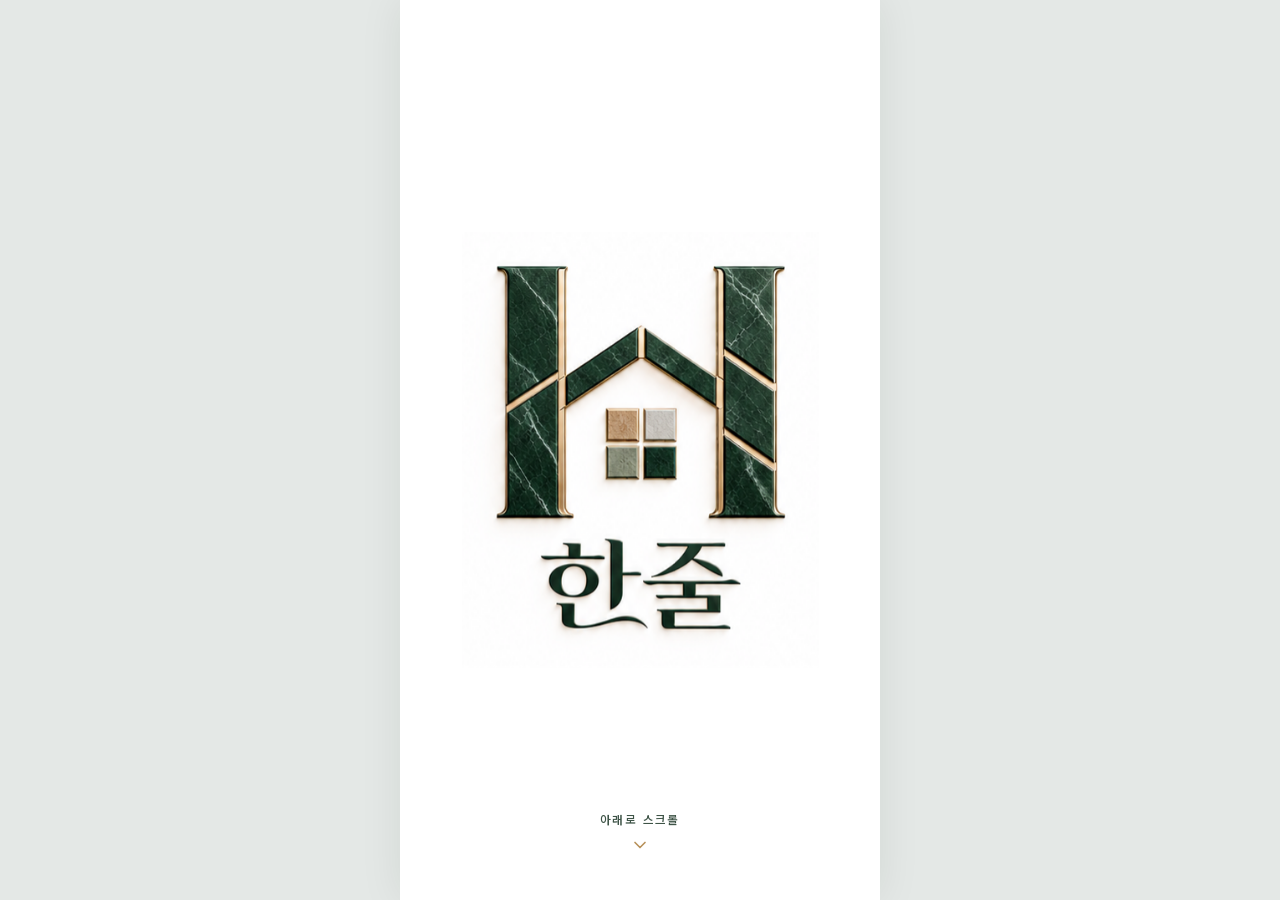
<file: index.html>
<!doctype html>
<html lang="ko">
<head>
<meta charset="utf-8">
<meta name="viewport" content="width=device-width, initial-scale=1, viewport-fit=cover">
<title>한줄 — 줄눈 · 입주청소 · 인테리어</title>
<meta name="description" content="입주 준비, 한 줄이면 충분해요. 줄눈 색 미리보기, 견적, 상담 예약, 시공 사례, 전자 계약까지 한줄에서.">
<meta name="theme-color" content="#21412F">
<meta property="og:type" content="website">
<meta property="og:title" content="한줄 — 줄눈 · 입주청소 · 인테리어">
<meta property="og:description" content="입주 준비, 한 줄이면 충분해요.">
<meta property="og:image" content="assets/icon-512.png">
<link rel="manifest" href="manifest.webmanifest">
<link rel="icon" type="image/png" sizes="32x32" href="assets/favicon-32.png">
<link rel="apple-touch-icon" href="assets/apple-touch-icon.png">
<meta name="apple-mobile-web-app-capable" content="yes">
<meta name="mobile-web-app-capable" content="yes">
<meta name="apple-mobile-web-app-title" content="한줄">
<meta name="apple-mobile-web-app-status-bar-style" content="default">
<link rel="preload" href="assets/PretendardVariable.woff2" as="font" type="font/woff2" crossorigin>
<link rel="stylesheet" href="styles.css">
</head>
<body>
<div id="app" aria-live="polite"></div>
<noscript><p style="padding:24px">한줄 웹앱은 자바스크립트가 켜져 있어야 동작해요.</p></noscript>
<script src="config.js"></script>
<script src="data.js"></script>
<script src="pdf.js"></script>
<script src="grout.js"></script>
<script src="app.js"></script>
<script>
if ('serviceWorker' in navigator) {
  window.addEventListener('load', function () { navigator.serviceWorker.register('sw.js').catch(function () {}); });
}
</script>
</body>
</html>
</file>
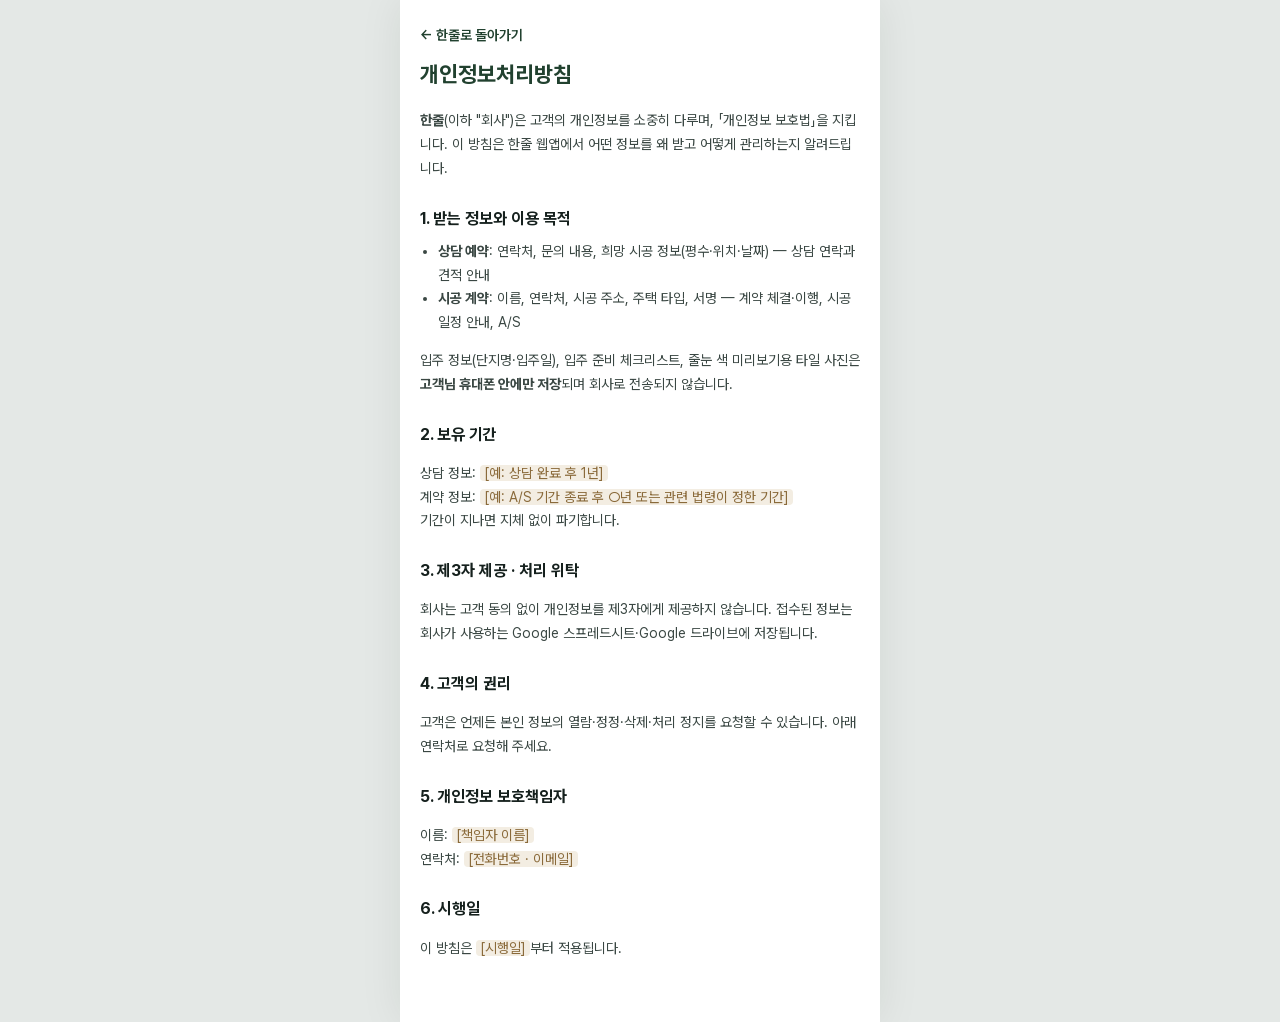
<file: privacy.html>
<!doctype html>
<html lang="ko">
<head>
<meta charset="utf-8">
<meta name="viewport" content="width=device-width, initial-scale=1">
<title>개인정보처리방침 · 한줄</title>
<meta name="theme-color" content="#21412F">
<link rel="icon" type="image/png" sizes="32x32" href="assets/favicon-32.png">
<link rel="stylesheet" href="styles.css">
<style>
  .doc { padding: 24px 20px 48px; background: #fff; min-height: 100dvh; line-height: 1.7; font-size: 14px; color: var(--ink-2); }
  .doc h1 { font-size: 22px; color: var(--green); margin: 8px 0 16px; }
  .doc h2 { font-size: 16px; color: var(--ink); margin: 24px 0 8px; }
  .doc ul { padding-left: 18px; margin: 6px 0; }
  .ph { background: var(--beige); color: var(--gold-t); padding: 0 4px; border-radius: 4px; }
</style>
</head>
<body>
<div id="app">
<main class="doc">
  <a href="index.html#/home" style="font-weight:600">← 한줄로 돌아가기</a>
  <h1>개인정보처리방침</h1>
  <p><b>한줄</b>(이하 "회사")은 고객의 개인정보를 소중히 다루며, 「개인정보 보호법」을 지킵니다. 이 방침은 한줄 웹앱에서 어떤 정보를 왜 받고 어떻게 관리하는지 알려드립니다.</p>

  <h2>1. 받는 정보와 이용 목적</h2>
  <ul>
    <li><b>상담 예약</b>: 연락처, 문의 내용, 희망 시공 정보(평수·위치·날짜) — 상담 연락과 견적 안내</li>
    <li><b>시공 계약</b>: 이름, 연락처, 시공 주소, 주택 타입, 서명 — 계약 체결·이행, 시공 일정 안내, A/S</li>
  </ul>
  <p>입주 정보(단지명·입주일), 입주 준비 체크리스트, 줄눈 색 미리보기용 타일 사진은 <b>고객님 휴대폰 안에만 저장</b>되며 회사로 전송되지 않습니다.</p>

  <h2>2. 보유 기간</h2>
  <p>상담 정보: <span class="ph">[예: 상담 완료 후 1년]</span><br>계약 정보: <span class="ph">[예: A/S 기간 종료 후 ○년 또는 관련 법령이 정한 기간]</span><br>기간이 지나면 지체 없이 파기합니다.</p>

  <h2>3. 제3자 제공 · 처리 위탁</h2>
  <p>회사는 고객 동의 없이 개인정보를 제3자에게 제공하지 않습니다. 접수된 정보는 회사가 사용하는 Google 스프레드시트·Google 드라이브에 저장됩니다.</p>

  <h2>4. 고객의 권리</h2>
  <p>고객은 언제든 본인 정보의 열람·정정·삭제·처리 정지를 요청할 수 있습니다. 아래 연락처로 요청해 주세요.</p>

  <h2>5. 개인정보 보호책임자</h2>
  <p>이름: <span class="ph">[책임자 이름]</span><br>연락처: <span class="ph">[전화번호 · 이메일]</span></p>

  <h2>6. 시행일</h2>
  <p>이 방침은 <span class="ph">[시행일]</span>부터 적용됩니다.</p>
</main>
</div>
</body>
</html>
</file>
<file: styles.css>
@font-face {
  font-family: 'Pretendard';
  src: url('assets/PretendardVariable.woff2') format('woff2');
  font-weight: 45 920;
  font-style: normal;
  font-display: swap;
}

:root {
  --bg: #F2F4F3;
  --card: #FFFFFF;
  --ink: #15201D;
  --ink-2: #3A4743;
  --muted: #55625E;
  --faint: #9AA6A2;
  --line: #C9D1CE;
  --line-2: #EEF1F0;
  --green: #21412F;
  --green-d: #16301F;
  --green-soft: #E7EDE9;
  --gold: #B8915A;
  --gold-l: #C9A46A;
  --gold-t: #8A6A3A;
  --beige: #F3EDE2;
  --err: #A8321E;
  --sun: #B03A2E;
  --radius: 16px;
  color-scheme: light;
}

* { box-sizing: border-box; }
html, body { margin: 0; background: #E4E8E6; }
body {
  font-family: 'Pretendard', -apple-system, BlinkMacSystemFont, 'Apple SD Gothic Neo', 'Malgun Gothic', sans-serif;
  color: var(--ink);
  -webkit-font-smoothing: antialiased;
  -webkit-tap-highlight-color: transparent;
}
button, input, textarea, select { font-family: inherit; font-size: inherit; color: inherit; }
button { cursor: pointer; }
a { color: var(--green); text-decoration: none; }
a:hover { color: var(--green-d); }
:focus-visible { outline: 2.5px solid var(--gold); outline-offset: 2px; }
.sr-only { position: absolute; width: 1px; height: 1px; overflow: hidden; clip: rect(0 0 0 0); white-space: nowrap; }

#app {
  max-width: 480px;
  min-height: 100dvh;
  margin: 0 auto;
  background: var(--bg);
  position: relative;
  box-shadow: 0 0 40px rgba(21, 32, 29, 0.08);
}

/* ---------- layout ---------- */
.screen { min-height: 100dvh; display: flex; flex-direction: column; }
.topbar {
  position: sticky; top: 0; z-index: 5;
  display: flex; align-items: center; justify-content: space-between; gap: 4px;
  padding: calc(10px + env(safe-area-inset-top)) 12px 8px;
  background: var(--bg);
}
.topbar h1 { margin: 0; font-size: 18px; font-weight: 700; }
.topbar .left { display: flex; align-items: center; gap: 4px; }
.icon-btn {
  width: 44px; height: 44px; border: none; background: transparent; border-radius: 12px;
  display: inline-flex; align-items: center; justify-content: center; color: var(--ink);
}
.content { flex: 1; padding: 4px 20px 28px; display: flex; flex-direction: column; gap: 16px; }
.with-tabbar .content { padding-bottom: 104px; }
.with-footer .content { padding-bottom: 150px; }

.card { background: var(--card); border-radius: var(--radius); padding: 16px; display: flex; flex-direction: column; gap: 12px; }
.card h2, .section-title { margin: 0; font-size: 15px; font-weight: 700; }
.section-head { display: flex; justify-content: space-between; align-items: baseline; gap: 8px; }
.section-head h2 { margin: 0; font-size: 17px; font-weight: 700; }
.hint { margin: 0; font-size: 12px; line-height: 1.5; color: var(--muted); }
.note-gold { font-size: 12px; color: var(--gold-t); }
.note-err { margin: 0; font-size: 12px; line-height: 1.5; font-weight: 600; color: var(--err); }
.callout { background: var(--beige); border-radius: 14px; padding: 12px 14px; font-size: 13px; line-height: 1.5; color: #5E4A2A; }

.row { display: flex; align-items: center; gap: 8px; }
.wrap { display: flex; flex-wrap: wrap; gap: 8px; }
.grid2 { display: grid; grid-template-columns: repeat(2, minmax(0, 1fr)); gap: 8px; }
.grid3 { display: grid; grid-template-columns: repeat(3, minmax(0, 1fr)); gap: 8px; }

/* ---------- controls ---------- */
.chip {
  min-height: 40px; padding: 0 16px; border-radius: 20px;
  border: 1.5px solid var(--line); background: var(--card); color: var(--ink);
  font-size: 14px; font-weight: 600; white-space: nowrap;
}
.chip[aria-pressed="true"] { border-color: var(--green); background: var(--green); color: #fff; }
.chip.soft[aria-pressed="true"] { background: var(--beige); color: var(--ink); }
.chip-row { display: flex; gap: 8px; overflow-x: auto; padding-bottom: 2px; scrollbar-width: none; }
.chip-row::-webkit-scrollbar { display: none; }

.tile {
  min-height: 54px; padding: 10px 12px; border-radius: 12px;
  border: 1.5px solid var(--line); background: var(--card); color: var(--ink);
  display: flex; flex-direction: column; justify-content: center; align-items: flex-start; gap: 2px; text-align: left;
}
.tile.center { align-items: center; text-align: center; }
.tile[aria-pressed="true"] { border-color: var(--green); background: var(--green); color: #fff; }
.tile[aria-disabled="true"] { cursor: default; opacity: 0.82; }
.tile .t { font-size: 14px; font-weight: 700; line-height: 1.35; }
.tile .s { font-size: 11px; line-height: 1.35; opacity: 0.85; }
.pack { flex-direction: row; justify-content: space-between; align-items: center; gap: 12px; min-height: 60px; padding: 10px 14px; width: 100%; }
.pack .price { font-size: 14px; font-weight: 700; white-space: nowrap; }

.btn {
  min-height: 52px; border: none; border-radius: 14px; padding: 0 18px;
  font-size: 16px; font-weight: 700; display: inline-flex; align-items: center; justify-content: center; gap: 8px;
  text-align: center;
}
.btn-primary { background: var(--green); color: #fff; }
.btn-primary:hover { background: var(--green-d); color: #fff; }
.btn-gold { background: var(--gold); color: var(--ink); }
.btn-ghost { background: transparent; color: var(--green); font-size: 14px; min-height: 44px; }
.btn-outline { background: transparent; border: 1.5px dashed var(--faint); color: var(--ink); font-size: 14px; }
.btn[disabled] { opacity: 0.55; cursor: default; }
.block { width: 100%; }

.field { display: flex; flex-direction: column; gap: 6px; font-size: 14px; font-weight: 600; }
.input, .textarea {
  width: 100%; min-height: 50px; border: 1.5px solid var(--line); border-radius: 12px; padding: 0 14px;
  font-size: 16px; background: #fff; color: var(--ink);
}
.textarea { padding: 12px 14px; line-height: 1.5; resize: none; min-height: 96px; }
.input:focus, .textarea:focus { outline: none; border-color: var(--green); box-shadow: 0 0 0 3px rgba(33, 65, 47, 0.15); }
.input.small { width: 84px; text-align: center; padding: 0 10px; }
.input.money { width: 140px; text-align: right; min-height: 44px; padding: 0 10px; }
.check { display: flex; align-items: center; gap: 10px; min-height: 44px; font-size: 13px; font-weight: 500; cursor: pointer; }
.check input { width: 20px; height: 20px; accent-color: var(--green); margin: 0; flex: none; }

.stepper { display: flex; justify-content: space-between; align-items: center; min-height: 52px; }
.stepper .ctrl { display: flex; align-items: center; gap: 6px; }
.stepper button { width: 44px; height: 44px; border-radius: 12px; border: 1.5px solid var(--line); background: #fff; font-size: 20px; }
.stepper .val { min-width: 54px; text-align: center; font-size: 16px; font-weight: 700; }

/* ---------- tabbar ---------- */
.tabbar {
  position: fixed; bottom: 0; left: 50%; transform: translateX(-50%);
  width: 100%; max-width: 480px; z-index: 10;
  display: flex; background: #fff; border-top: 1px solid #DCE3E0;
  padding: 6px 8px calc(10px + env(safe-area-inset-bottom));
}
.tabbar a {
  flex: 1; min-height: 50px; display: flex; flex-direction: column; align-items: center; justify-content: center; gap: 2px;
  font-size: 11px; color: var(--muted);
}
.tabbar a[aria-current="page"] { color: var(--green); font-weight: 700; }

.footer-bar {
  position: fixed; bottom: 0; left: 50%; transform: translateX(-50%);
  width: 100%; max-width: 480px; z-index: 10;
  background: #fff; border-top: 1px solid #DCE3E0;
  padding: 12px 20px calc(16px + env(safe-area-inset-bottom));
  display: flex; flex-direction: column; gap: 10px;
}
.sum-line { display: flex; justify-content: space-between; align-items: baseline; gap: 8px; white-space: nowrap; }
.sum-line .l { min-width: 0; overflow: hidden; text-overflow: ellipsis; font-size: 12px; color: var(--muted); letter-spacing: -0.02em; }
.sum-line .r { flex: none; font-size: 15px; font-weight: 700; letter-spacing: -0.02em; }

/* ---------- sheet ---------- */
.sheet-wrap { position: fixed; inset: 0; z-index: 30; background: rgba(21, 32, 29, 0.5); display: flex; flex-direction: column; justify-content: flex-end; align-items: center; }
.sheet-wrap .scrim { flex: 1; width: 100%; border: none; background: transparent; }
.sheet {
  width: 100%; max-width: 480px; max-height: 92dvh; overflow-y: auto;
  background: #fff; border-radius: 22px 22px 0 0;
  padding: 10px 20px calc(24px + env(safe-area-inset-bottom));
  display: flex; flex-direction: column; gap: 16px;
}
.grabber { width: 40px; height: 4px; border-radius: 2px; background: #DCE3E0; align-self: center; flex: none; }
.sheet-head { display: flex; justify-content: space-between; align-items: center; }
.sheet-head h2 { margin: 0; font-size: 19px; font-weight: 700; }

.done-box { display: flex; flex-direction: column; align-items: center; gap: 12px; padding: 16px 0 4px; text-align: center; }
.done-box .mark { width: 60px; height: 60px; border-radius: 50%; background: var(--green); display: flex; align-items: center; justify-content: center; }
.done-box h2 { margin: 0; font-size: 20px; font-weight: 700; }
.done-box p { margin: 0; font-size: 14px; line-height: 1.6; color: var(--muted); }

/* ---------- tables ---------- */
.kv { display: flex; flex-direction: column; }
.kv .r { display: flex; justify-content: space-between; gap: 12px; padding: 9px 0; border-bottom: 1px solid var(--line-2); font-size: 14px; }
.kv .r:last-child { border-bottom: none; }
.kv .k { color: var(--muted); flex: none; }
.kv .v { font-weight: 600; text-align: right; }
.kv .r.strong .v { font-weight: 800; color: var(--green); font-size: 16px; }

/* ---------- splash ---------- */
.splash { height: 100dvh; overflow-y: auto; background: #fff; position: relative; }
.splash .track { height: 230dvh; position: relative; }
.splash .stage { position: sticky; top: 0; height: 100dvh; overflow: hidden; display: flex; flex-direction: column; align-items: center; justify-content: center; }
.splash .logo { width: 210px; display: block; transform-origin: 50% 38%; will-change: transform; }
.splash .copy { margin: 28px 0 0; font-size: 14px; font-weight: 500; letter-spacing: 0.32em; color: #3E5447; }
.splash .gold-line { position: absolute; left: 0; right: 0; top: 25%; height: 2px; background: var(--gold); transform-origin: left center; }
.splash .hint { position: absolute; bottom: calc(40px + env(safe-area-inset-bottom)); display: flex; flex-direction: column; align-items: center; gap: 6px; font-size: 12px; font-weight: 600; letter-spacing: 0.2em; color: #3E5447; }
.splash .cta { position: absolute; left: 0; right: 0; bottom: calc(48px + env(safe-area-inset-bottom)); display: flex; flex-direction: column; align-items: center; gap: 14px; padding: 0 32px; }
.splash .cta span { font-size: 12px; color: var(--muted); }
@keyframes bob { 0%, 100% { transform: translateY(0); } 50% { transform: translateY(6px); } }
.bob { animation: bob 1.6s ease-in-out infinite; }

/* ---------- home ---------- */
.brand { display: flex; align-items: center; gap: 8px; font-size: 20px; font-weight: 700; letter-spacing: -0.02em; }
.hero-copy .kicker { margin: 0 0 8px; font-size: 13px; font-weight: 600; color: var(--green); }
.hero-copy h1 { margin: 0; font-size: 22px; line-height: 1.35; font-weight: 700; letter-spacing: -0.03em; }
.dday { background: var(--green); color: #fff; border-radius: 18px; padding: 20px; display: flex; flex-direction: column; gap: 14px; }
.dday .top { display: flex; justify-content: space-between; align-items: center; gap: 8px; }
.dday .lbl { font-size: 14px; opacity: 0.85; }
.dday .edit { min-height: 32px; border: 1px solid rgba(255, 255, 255, 0.45); border-radius: 16px; background: transparent; color: #fff; font-size: 12px; font-weight: 600; padding: 0 12px; display: inline-flex; align-items: center; gap: 6px; max-width: 70%; overflow: hidden; text-overflow: ellipsis; white-space: nowrap; }
.dday .num { font-size: 26px; font-weight: 700; letter-spacing: -0.02em; }
.dday .bar { height: 6px; background: rgba(255, 255, 255, 0.25); border-radius: 3px; overflow: hidden; }
.dday .bar i { display: block; height: 100%; background: var(--gold-l); border-radius: 3px; }
.dday .foot { display: flex; justify-content: space-between; font-size: 13px; }
.dday .foot a { color: #fff; font-weight: 600; }
.door { background: #fff; border-radius: 16px; padding: 16px; min-height: 128px; display: flex; flex-direction: column; justify-content: space-between; color: var(--ink); }
.door .t { font-size: 16px; font-weight: 700; }
.door .s { font-size: 12px; color: var(--muted); }
.thumbs { display: grid; grid-template-columns: repeat(2, minmax(0, 1fr)); gap: 10px; }
.thumbs a { display: flex; flex-direction: column; gap: 6px; color: var(--ink); font-size: 13px; font-weight: 600; }
.thumbs img { width: 100%; height: 120px; object-fit: cover; border-radius: 12px; display: block; background: #DCE3E0; }
.biz { font-size: 11px; line-height: 1.7; color: var(--faint); padding: 8px 2px 0; }
.biz a { color: var(--muted); text-decoration: underline; }

/* ---------- color ---------- */
.preview { position: relative; border-radius: 18px; overflow: hidden; height: 340px; background: #C9C7C2; }
.preview img { width: 100%; height: 100%; object-fit: cover; object-position: 50% 55%; display: block; }
.badge { position: absolute; left: 12px; top: 12px; font-size: 12px; font-weight: 600; color: #fff; background: rgba(21, 32, 29, 0.72); border-radius: 8px; padding: 4px 10px; }
.busy { position: absolute; inset: 0; background: rgba(21, 32, 29, 0.55); color: #fff; display: flex; align-items: center; justify-content: center; font-size: 15px; font-weight: 600; }
.tilegrid { border-radius: 18px; overflow: hidden; padding: 5px; display: grid; grid-template-columns: repeat(4, minmax(0, 1fr)); gap: 5px; }
.tilegrid i { aspect-ratio: 1 / 1; border-radius: 2px; background-image: radial-gradient(rgba(255,255,255,.28) .7px, transparent 1.1px), radial-gradient(rgba(90,88,84,.14) .7px, transparent 1.1px); background-size: 6px 6px, 7px 7px; background-position: 0 0, 3px 2px; }
.swatch { min-height: 84px; border-radius: 14px; background: #fff; border: 2px solid transparent; display: flex; flex-direction: column; align-items: center; justify-content: center; gap: 8px; font-size: 13px; font-weight: 600; }
.swatch[aria-pressed="true"] { border-color: var(--green); }
.swatch .dot { width: 32px; height: 32px; border-radius: 50%; box-shadow: inset 0 0 0 1px rgba(0,0,0,.12); }
.sel-info { display: flex; justify-content: space-between; align-items: center; background: #fff; border-radius: 14px; padding: 14px 16px; }
.sel-info .a { display: flex; flex-direction: column; gap: 2px; }
.sel-info .a small { font-size: 12px; color: var(--muted); }
.sel-info .a b { font-size: 17px; }
.sel-info .tip { font-size: 12px; font-weight: 600; color: var(--gold-t); }
.upload { position: relative; min-height: 48px; border: 1.5px dashed var(--faint); border-radius: 12px; display: flex; align-items: center; justify-content: center; gap: 8px; font-size: 14px; font-weight: 600; cursor: pointer; background: transparent; }
.upload input { position: absolute; inset: 0; opacity: 0; cursor: pointer; width: 100%; }

/* ---------- calendar ---------- */
.cal-head { display: flex; justify-content: space-between; align-items: center; }
.cal-head b { font-size: 16px; }
.cal { display: grid; grid-template-columns: repeat(7, minmax(0, 1fr)); gap: 2px; }
.cal .dow { text-align: center; font-size: 12px; font-weight: 600; padding: 4px 0; color: var(--muted); }
.cal .dow.sun { color: var(--sun); }
.cal button { min-height: 42px; border-radius: 21px; border: 1.5px solid transparent; background: transparent; font-size: 14px; font-weight: 500; }
.cal button[disabled] { color: #B4BCB9; cursor: default; }
.cal button.today { border-color: var(--gold); font-weight: 700; }
.cal button.sun { color: var(--sun); }
.cal button[aria-pressed="true"] { background: var(--green); color: #fff; font-weight: 700; }

/* ---------- guide ---------- */
.progress { height: 8px; background: #DCE3E0; border-radius: 4px; overflow: hidden; }
.progress i { display: block; height: 100%; background: var(--gold); border-radius: 4px; transition: width .25s; }
.stage-card { background: #fff; border-radius: 16px; padding: 14px 16px 6px; }
.stage-card .hd { display: flex; align-items: center; gap: 10px; margin-bottom: 4px; }
.stage-card .when { font-size: 13px; font-weight: 700; color: #fff; background: var(--green); border-radius: 8px; padding: 3px 9px; }
.stage-card h2 { margin: 0; font-size: 15px; font-weight: 700; }
.todo { display: flex; align-items: center; gap: 10px; min-height: 50px; border-top: 1px solid var(--line-2); }
.todo .box { width: 28px; height: 28px; flex: none; border-radius: 8px; border: 2px solid var(--faint); background: #fff; display: flex; align-items: center; justify-content: center; padding: 0; }
.todo .box[aria-pressed="true"] { border-color: var(--green); background: var(--green); }
.todo .lbl { flex: 1; font-size: 14px; }
.todo .lbl.done { color: var(--muted); text-decoration: line-through; }
.todo a { font-size: 13px; font-weight: 700; padding: 8px 0; white-space: nowrap; }

/* ---------- cases ---------- */
.case { background: #fff; border-radius: 16px; overflow: hidden; display: flex; flex-direction: column; }
.case .body { padding: 14px 16px 16px; display: flex; flex-direction: column; gap: 8px; }
.case .title { display: flex; justify-content: space-between; align-items: baseline; gap: 8px; }
.case .title b { font-size: 16px; }
.case .title small { font-size: 12px; color: var(--muted); white-space: nowrap; }
.tag { font-size: 12px; font-weight: 600; color: var(--green); background: var(--green-soft); border-radius: 6px; padding: 3px 8px; display: inline-flex; align-items: center; gap: 5px; }
.tag.gold { color: var(--gold-t); background: var(--beige); }
.tag .dot { width: 10px; height: 10px; border-radius: 50%; box-shadow: inset 0 0 0 1px rgba(0,0,0,.15); }
.case p { margin: 0; font-size: 14px; line-height: 1.55; color: var(--ink-2); }
.single { width: 100%; height: 240px; object-fit: cover; display: block; background: #DCE3E0; }
.compare { position: relative; height: 260px; overflow: hidden; background: #DCE3E0; touch-action: pan-y; }
.compare img { position: absolute; inset: 0; width: 100%; height: 100%; object-fit: cover; display: block; pointer-events: none; user-select: none; }
.compare .line { position: absolute; top: 0; bottom: 0; width: 2px; margin-left: -1px; background: #fff; pointer-events: none; }
.compare .knob { position: absolute; top: 50%; left: 50%; width: 36px; height: 36px; margin: -18px 0 0 -18px; border-radius: 50%; background: #fff; box-shadow: 0 2px 8px rgba(0,0,0,.25); display: flex; align-items: center; justify-content: center; }
.compare .lab { position: absolute; top: 10px; font-size: 12px; font-weight: 700; border-radius: 6px; padding: 3px 8px; pointer-events: none; }
.compare .lab.b { left: 10px; color: #fff; background: rgba(21,32,29,.72); }
.compare .lab.a { right: 10px; color: var(--green); background: var(--gold-l); }
.compare input[type=range] { position: absolute; inset: 0; width: 100%; height: 100%; margin: 0; opacity: 0; cursor: ew-resize; }
.empty { background: #fff; border-radius: 16px; padding: 28px 20px; text-align: center; display: flex; flex-direction: column; gap: 8px; }
.empty b { font-size: 15px; }
.empty span { font-size: 13px; color: var(--muted); }
.skeleton { height: 300px; border-radius: 16px; background: linear-gradient(90deg, #E6EAE8 0%, #F1F3F2 50%, #E6EAE8 100%); background-size: 200% 100%; animation: shimmer 1.2s infinite linear; }
@keyframes shimmer { from { background-position: 200% 0; } to { background-position: -200% 0; } }

/* ---------- contract ---------- */
.notice { display: flex; flex-direction: column; gap: 6px; padding: 12px; background: #F7F8F7; border-radius: 10px; }
.notice b { font-size: 13px; }
.notice span { font-size: 13px; line-height: 1.5; color: var(--ink-2); padding-left: 10px; text-indent: -10px; }
.banner { padding: 10px 12px; border-radius: 10px; background: var(--green); color: #fff; font-size: 13px; font-weight: 700; text-align: center; }
.sigpad { position: relative; height: 160px; border: 1.5px dashed var(--faint); border-radius: 12px; background: #FCFCFB; overflow: hidden; }
.sigpad canvas { position: absolute; inset: 0; width: 100%; height: 100%; touch-action: none; cursor: crosshair; }
.sigpad .ph { position: absolute; inset: 0; display: flex; align-items: center; justify-content: center; font-size: 14px; color: var(--faint); pointer-events: none; }
.money-row { display: flex; justify-content: space-between; align-items: center; gap: 12px; font-size: 14px; color: var(--ink-2); }
.pdf-card { background: #fff; border-radius: 16px; padding: 16px; display: flex; align-items: center; gap: 14px; }
.pdf-card .ic { width: 48px; height: 56px; flex: none; border-radius: 8px; background: var(--beige); display: flex; align-items: center; justify-content: center; }
.pdf-card .tx { flex: 1; min-width: 0; display: flex; flex-direction: column; gap: 2px; }
.pdf-card .tx b { font-size: 15px; }
.pdf-card .tx small { font-size: 12px; color: var(--muted); overflow: hidden; text-overflow: ellipsis; white-space: nowrap; }
.sig-img { height: 90px; width: 100%; object-fit: contain; background: #FCFCFB; border-radius: 10px; }

/* ---------- admin ---------- */
.admin-item { display: flex; gap: 12px; align-items: center; background: #fff; border-radius: 14px; padding: 10px; }
.admin-item img { width: 72px; height: 72px; object-fit: cover; border-radius: 10px; background: #DCE3E0; flex: none; }
.admin-item .tx { flex: 1; min-width: 0; display: flex; flex-direction: column; gap: 2px; font-size: 13px; }
.admin-item .tx b { font-size: 14px; }
.photo-slot { position: relative; height: 140px; border: 1.5px dashed var(--faint); border-radius: 14px; overflow: hidden; display: flex; flex-direction: column; align-items: center; justify-content: center; gap: 6px; font-size: 13px; font-weight: 600; color: var(--ink-2); background: #F7F8F7; cursor: pointer; }
.photo-slot img { position: absolute; inset: 0; width: 100%; height: 100%; object-fit: cover; }
.photo-slot input { position: absolute; inset: 0; opacity: 0; cursor: pointer; }

.toast { position: fixed; left: 50%; bottom: calc(110px + env(safe-area-inset-bottom)); transform: translateX(-50%); z-index: 50; background: rgba(21,32,29,.92); color: #fff; font-size: 14px; font-weight: 600; padding: 12px 18px; border-radius: 12px; max-width: 90%; text-align: center; }

@media (prefers-reduced-motion: reduce) { .bob, .skeleton { animation: none; } }
</file>
